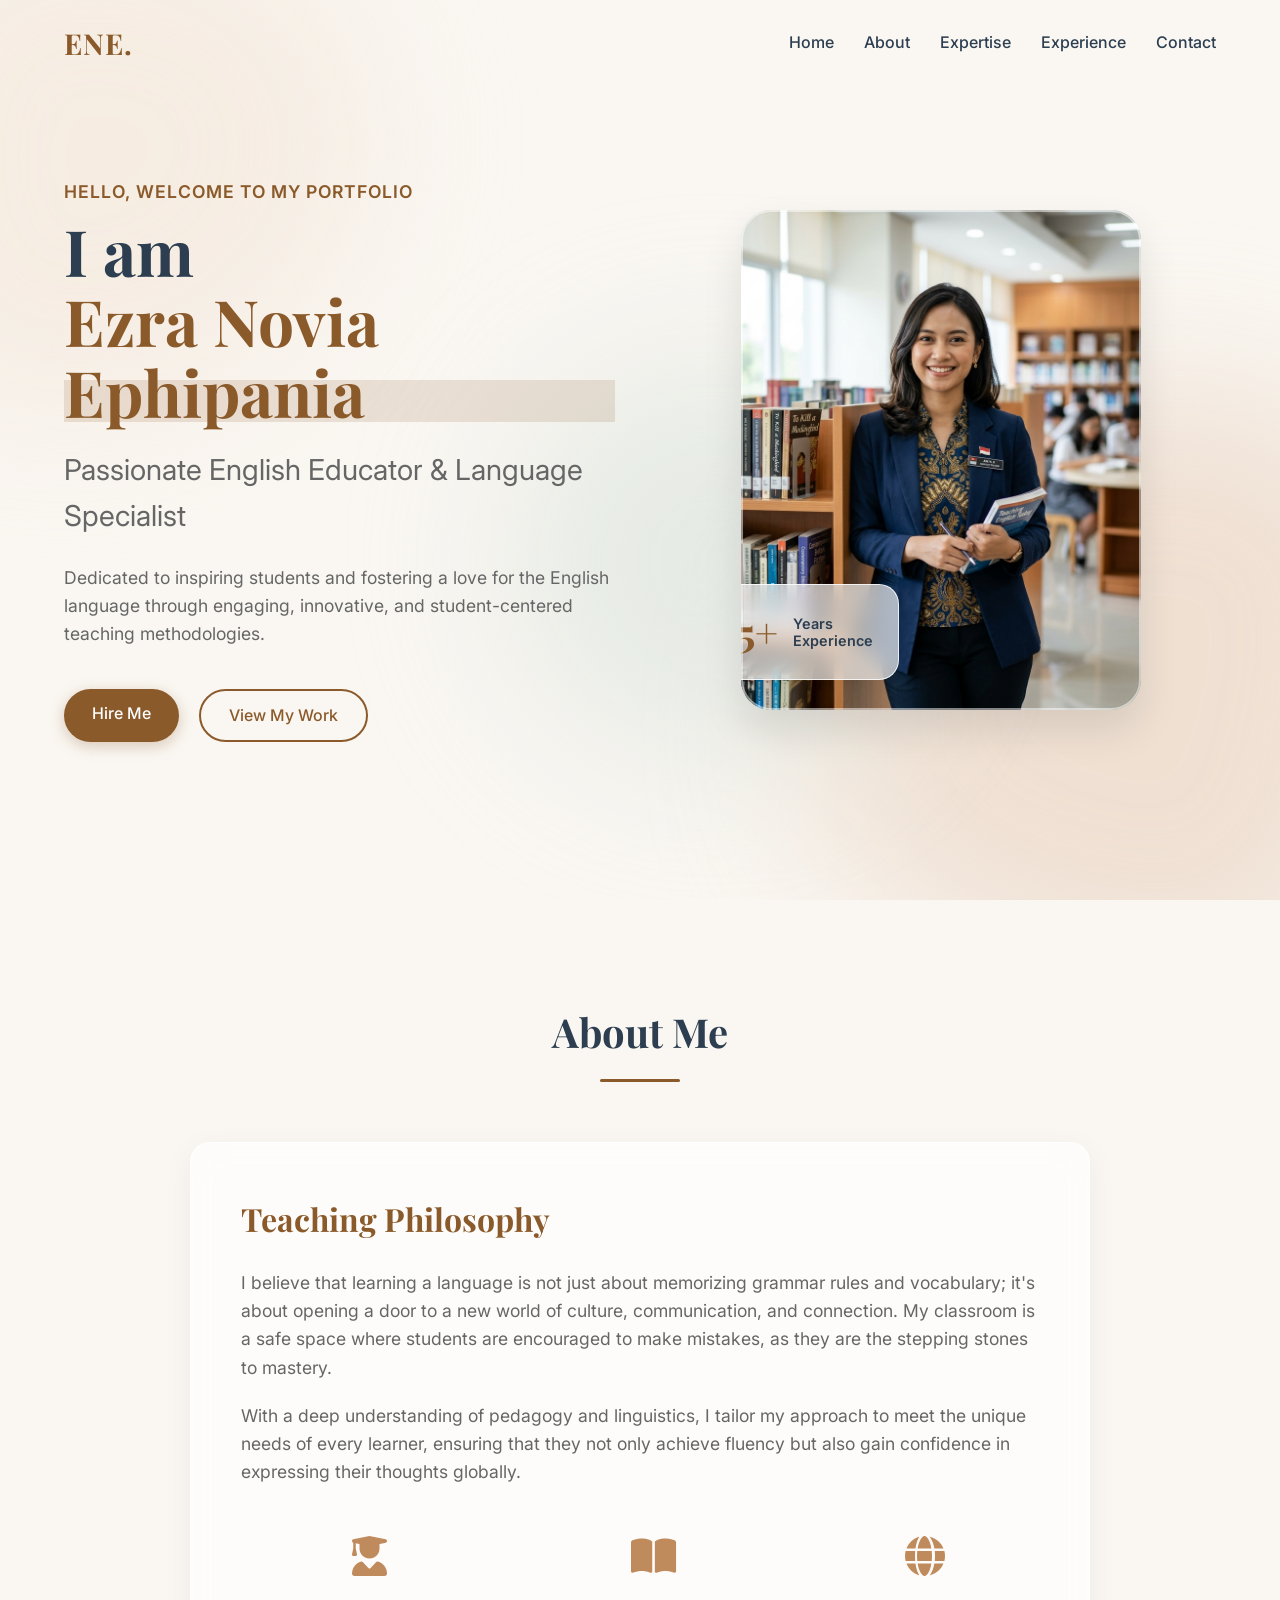
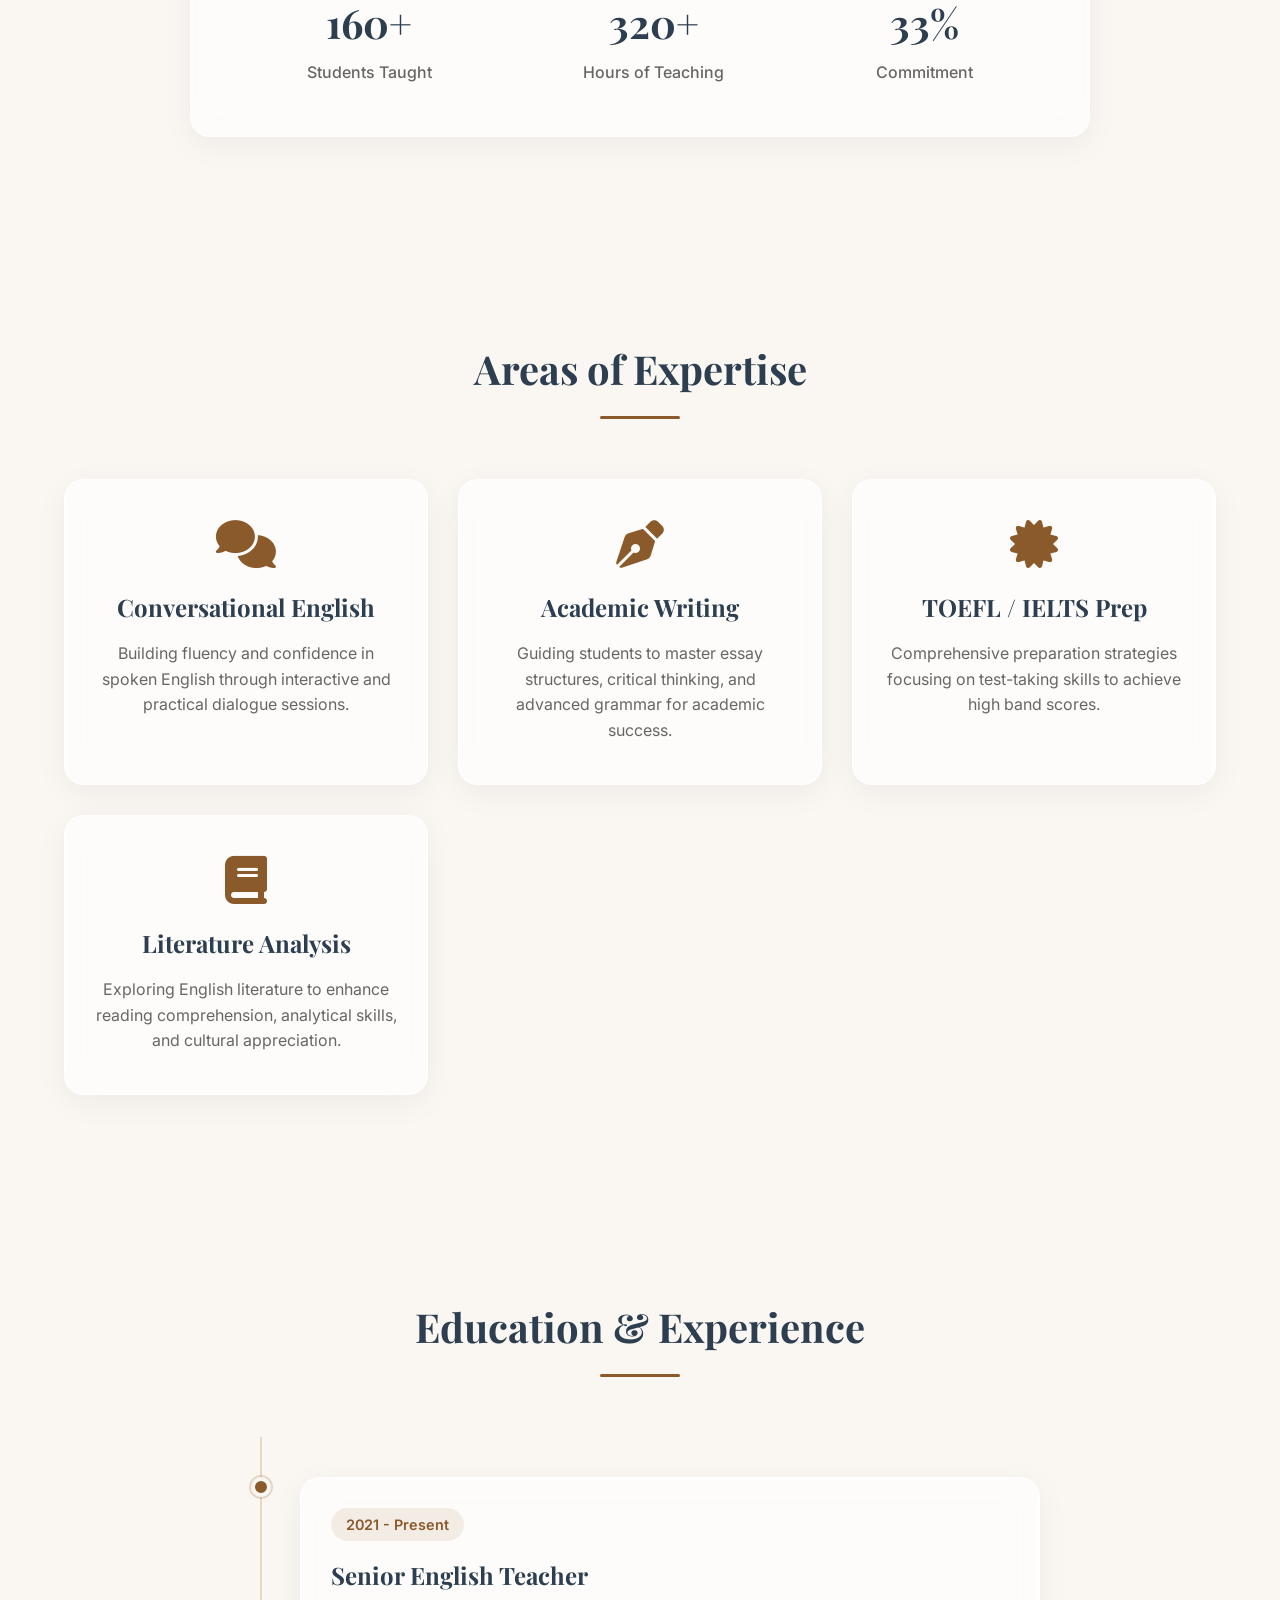
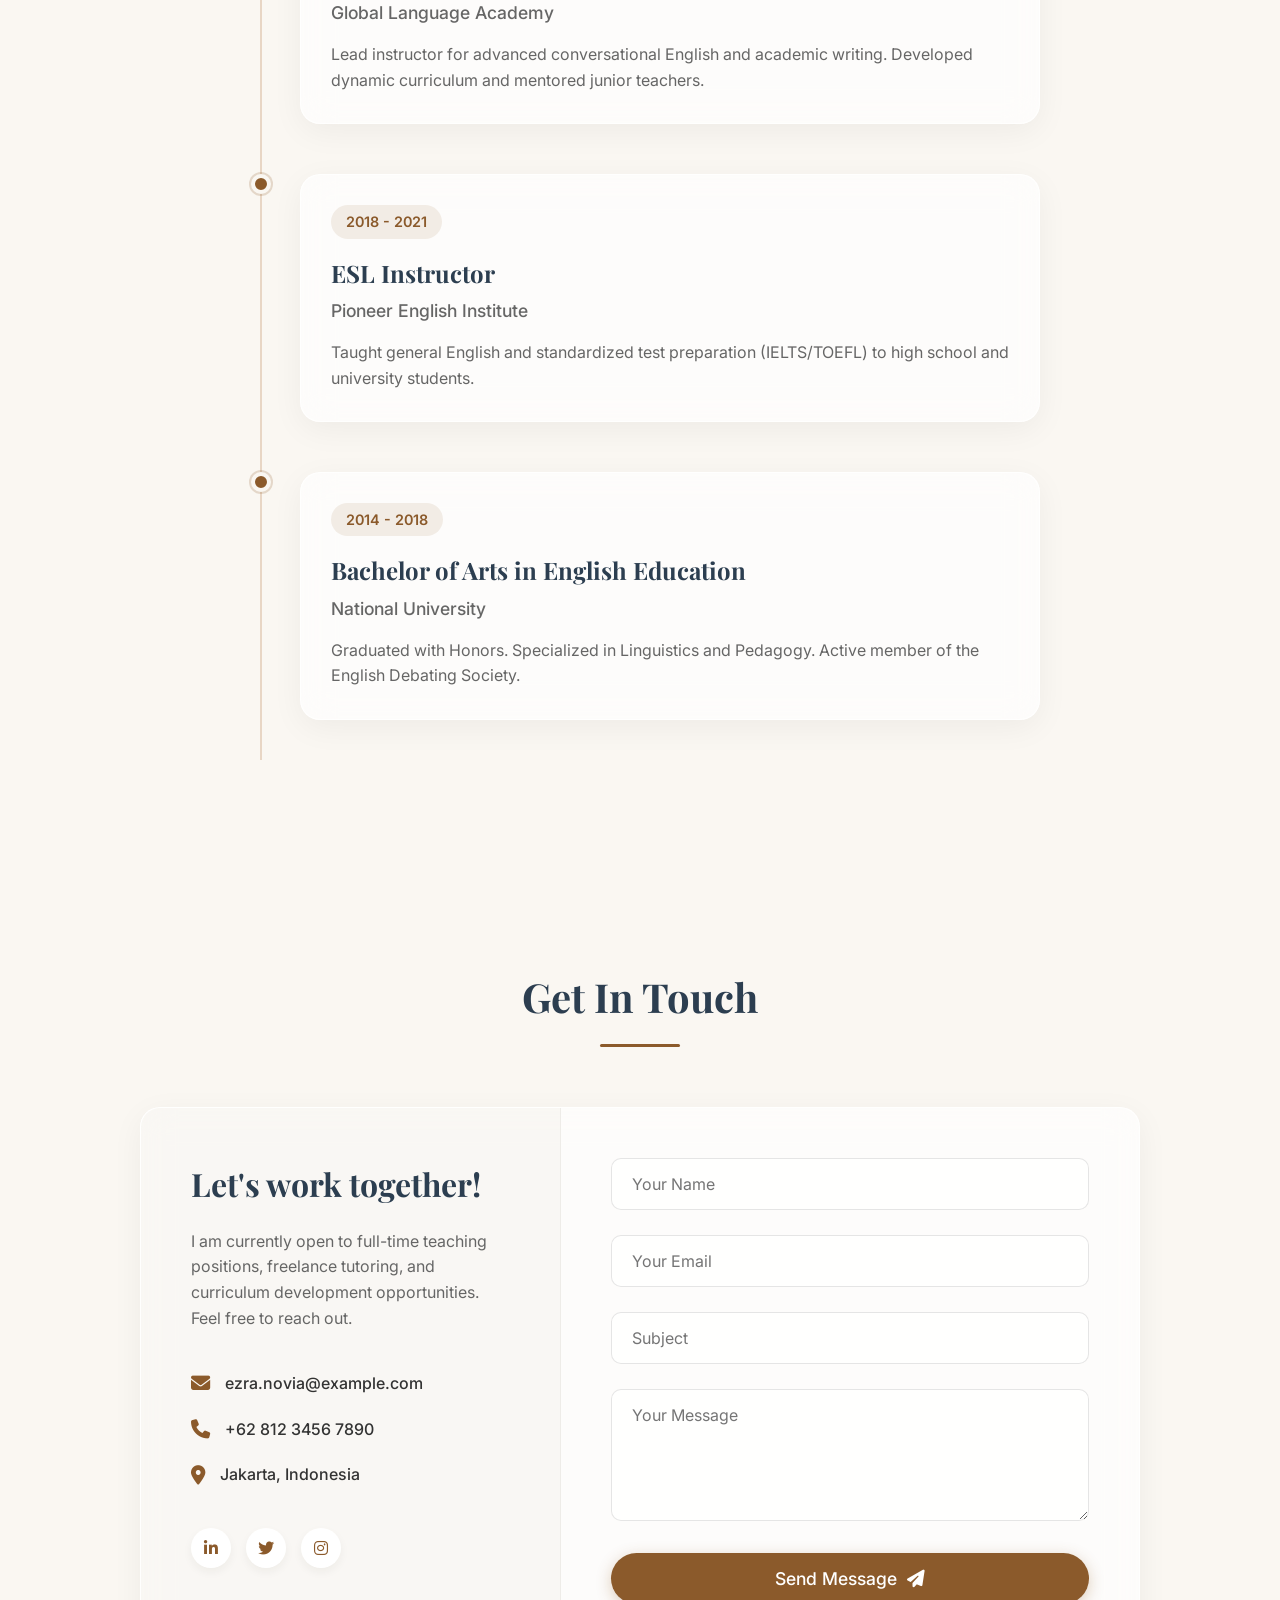
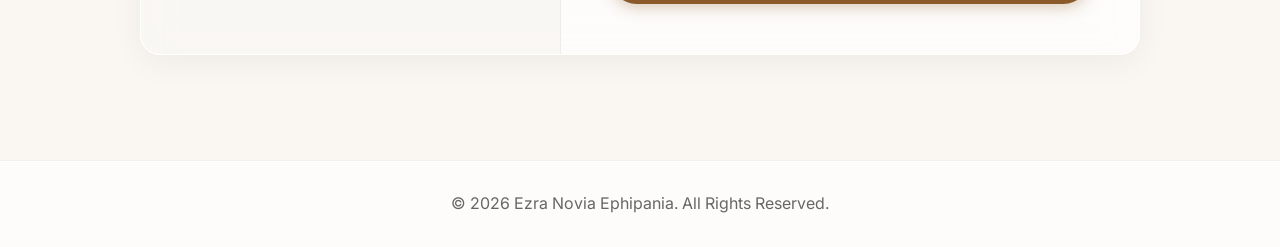
<file: Ezra Novia Ephipania/index.html>
<!DOCTYPE html>
<html lang="en">
<head>
    <meta charset="UTF-8">
    <meta name="viewport" content="width=device-width, initial-scale=1.0">
    <title>Ezra Novia Ephipania | English Educator</title>
    <meta name="description" content="Portfolio of Ezra Novia Ephipania, a passionate English Educator and Language Specialist.">
    <link rel="stylesheet" href="style.css">
    <link href="https://fonts.googleapis.com/css2?family=Inter:wght@300;400;500;600&family=Playfair+Display:ital,wght@0,400;0,600;0,700;1,400&display=swap" rel="stylesheet">
    <link rel="stylesheet" href="https://cdnjs.cloudflare.com/ajax/libs/font-awesome/6.4.0/css/all.min.css">
</head>
<body>
    <div class="background-elements">
        <div class="blob blob-1"></div>
        <div class="blob blob-2"></div>
        <div class="blob blob-3"></div>
    </div>

    <nav class="navbar" id="navbar">
        <div class="logo">ENE.</div>
        <ul class="nav-links">
            <li><a href="#home">Home</a></li>
            <li><a href="#about">About</a></li>
            <li><a href="#expertise">Expertise</a></li>
            <li><a href="#experience">Experience</a></li>
            <li><a href="#contact">Contact</a></li>
        </ul>
        <div class="hamburger">
            <i class="fas fa-bars"></i>
        </div>
    </nav>

    <main>
        <section id="home" class="hero">
            <div class="hero-content fade-in">
                <p class="greeting">Hello, welcome to my portfolio</p>
                <h1>I am <span class="highlight">Ezra Novia Ephipania</span></h1>
                <h2 class="typewriter-text">Passionate English Educator & Language Specialist</h2>
                <p class="hero-desc">Dedicated to inspiring students and fostering a love for the English language through engaging, innovative, and student-centered teaching methodologies.</p>
                <div class="cta-buttons">
                    <a href="#contact" class="btn btn-primary">Hire Me</a>
                    <a href="#experience" class="btn btn-secondary">View My Work</a>
                </div>
            </div>
            <div class="hero-image-container fade-in">
                <div class="image-wrapper">
                    <img src="assets/profile.png" alt="Ezra Novia Ephipania Portrait" class="hero-image">
                    <div class="experience-badge">
                        <span class="number">5+</span>
                        <span class="text">Years<br>Experience</span>
                    </div>
                </div>
            </div>
        </section>

        <section id="about" class="about-section scroll-fade">
            <div class="section-header">
                <h2>About Me</h2>
                <div class="line"></div>
            </div>
            <div class="about-content">
                <div class="about-text glass-card">
                    <h3>Teaching Philosophy</h3>
                    <p>I believe that learning a language is not just about memorizing grammar rules and vocabulary; it's about opening a door to a new world of culture, communication, and connection. My classroom is a safe space where students are encouraged to make mistakes, as they are the stepping stones to mastery.</p>
                    <p>With a deep understanding of pedagogy and linguistics, I tailor my approach to meet the unique needs of every learner, ensuring that they not only achieve fluency but also gain confidence in expressing their thoughts globally.</p>
                    <div class="stats">
                        <div class="stat-item">
                            <i class="fas fa-user-graduate"></i>
                            <span class="stat-num">500+</span>
                            <span class="stat-label">Students Taught</span>
                        </div>
                        <div class="stat-item">
                            <i class="fas fa-book-open"></i>
                            <span class="stat-num">1000+</span>
                            <span class="stat-label">Hours of Teaching</span>
                        </div>
                        <div class="stat-item">
                            <i class="fas fa-globe"></i>
                            <span class="stat-num">100%</span>
                            <span class="stat-label">Commitment</span>
                        </div>
                    </div>
                </div>
            </div>
        </section>

        <section id="expertise" class="expertise-section scroll-fade">
            <div class="section-header">
                <h2>Areas of Expertise</h2>
                <div class="line"></div>
            </div>
            <div class="cards-container">
                <div class="expertise-card glass-card hover-lift">
                    <i class="fas fa-comments card-icon"></i>
                    <h3>Conversational English</h3>
                    <p>Building fluency and confidence in spoken English through interactive and practical dialogue sessions.</p>
                </div>
                <div class="expertise-card glass-card hover-lift">
                    <i class="fas fa-pen-nib card-icon"></i>
                    <h3>Academic Writing</h3>
                    <p>Guiding students to master essay structures, critical thinking, and advanced grammar for academic success.</p>
                </div>
                <div class="expertise-card glass-card hover-lift">
                    <i class="fas fa-certificate card-icon"></i>
                    <h3>TOEFL / IELTS Prep</h3>
                    <p>Comprehensive preparation strategies focusing on test-taking skills to achieve high band scores.</p>
                </div>
                <div class="expertise-card glass-card hover-lift">
                    <i class="fas fa-book card-icon"></i>
                    <h3>Literature Analysis</h3>
                    <p>Exploring English literature to enhance reading comprehension, analytical skills, and cultural appreciation.</p>
                </div>
            </div>
        </section>

        <section id="experience" class="experience-section scroll-fade">
            <div class="section-header">
                <h2>Education & Experience</h2>
                <div class="line"></div>
            </div>
            <div class="timeline">
                <div class="timeline-item">
                    <div class="timeline-dot"></div>
                    <div class="timeline-content glass-card">
                        <span class="date">2021 - Present</span>
                        <h3>Senior English Teacher</h3>
                        <h4>Global Language Academy</h4>
                        <p>Lead instructor for advanced conversational English and academic writing. Developed dynamic curriculum and mentored junior teachers.</p>
                    </div>
                </div>
                <div class="timeline-item">
                    <div class="timeline-dot"></div>
                    <div class="timeline-content glass-card">
                        <span class="date">2018 - 2021</span>
                        <h3>ESL Instructor</h3>
                        <h4>Pioneer English Institute</h4>
                        <p>Taught general English and standardized test preparation (IELTS/TOEFL) to high school and university students.</p>
                    </div>
                </div>
                <div class="timeline-item">
                    <div class="timeline-dot"></div>
                    <div class="timeline-content glass-card">
                        <span class="date">2014 - 2018</span>
                        <h3>Bachelor of Arts in English Education</h3>
                        <h4>National University</h4>
                        <p>Graduated with Honors. Specialized in Linguistics and Pedagogy. Active member of the English Debating Society.</p>
                    </div>
                </div>
            </div>
        </section>

        <section id="contact" class="contact-section scroll-fade">
            <div class="section-header">
                <h2>Get In Touch</h2>
                <div class="line"></div>
            </div>
            <div class="contact-container glass-card">
                <div class="contact-info">
                    <h3>Let's work together!</h3>
                    <p>I am currently open to full-time teaching positions, freelance tutoring, and curriculum development opportunities. Feel free to reach out.</p>
                    <ul class="contact-list">
                        <li><i class="fas fa-envelope"></i> ezra.novia@example.com</li>
                        <li><i class="fas fa-phone"></i> +62 812 3456 7890</li>
                        <li><i class="fas fa-map-marker-alt"></i> Jakarta, Indonesia</li>
                    </ul>
                    <div class="social-links">
                        <a href="#" class="social-icon" aria-label="LinkedIn"><i class="fab fa-linkedin-in"></i></a>
                        <a href="#" class="social-icon" aria-label="Twitter"><i class="fab fa-twitter"></i></a>
                        <a href="#" class="social-icon" aria-label="Instagram"><i class="fab fa-instagram"></i></a>
                    </div>
                </div>
                <form class="contact-form" onsubmit="event.preventDefault(); alert('Thank you for reaching out! This is a template demo.');">
                    <div class="input-group">
                        <label for="name" style="display:none;">Name</label>
                        <input type="text" id="name" required placeholder="Your Name">
                    </div>
                    <div class="input-group">
                        <label for="email" style="display:none;">Email</label>
                        <input type="email" id="email" required placeholder="Your Email">
                    </div>
                    <div class="input-group">
                        <label for="subject" style="display:none;">Subject</label>
                        <input type="text" id="subject" required placeholder="Subject">
                    </div>
                    <div class="input-group">
                        <label for="message" style="display:none;">Message</label>
                        <textarea id="message" rows="5" required placeholder="Your Message"></textarea>
                    </div>
                    <button type="submit" class="btn btn-primary submit-btn">Send Message <i class="fas fa-paper-plane"></i></button>
                </form>
            </div>
        </section>
    </main>

    <footer>
        <p>&copy; 2026 Ezra Novia Ephipania. All Rights Reserved.</p>
    </footer>

    <script src="script.js"></script>
</body>
</html>
</file>
<file: Ezra Novia Ephipania/style.css>
:root {
    --primary-color: #8b5a2b; /* Warm earthy brown */
    --primary-light: #c08b5c;
    --secondary-color: #2c3e50;
    --bg-color: #faf7f2;
    --text-main: #333333;
    --text-light: #666666;
    --glass-bg: rgba(255, 255, 255, 0.65);
    --glass-border: rgba(255, 255, 255, 0.8);
    --font-heading: 'Playfair Display', serif;
    --font-body: 'Inter', sans-serif;
    --transition: all 0.3s cubic-bezier(0.25, 0.8, 0.25, 1);
}

* {
    margin: 0;
    padding: 0;
    box-sizing: border-box;
}

html {
    scroll-behavior: smooth;
}

body {
    font-family: var(--font-body);
    background-color: var(--bg-color);
    color: var(--text-main);
    line-height: 1.6;
    overflow-x: hidden;
    position: relative;
}

/* Background Blobs for Modern Aesthetic */
.background-elements {
    position: fixed;
    top: 0;
    left: 0;
    width: 100vw;
    height: 100vh;
    z-index: -1;
    overflow: hidden;
}

.blob {
    position: absolute;
    filter: blur(80px);
    opacity: 0.6;
    animation: float 20s infinite alternate;
}

.blob-1 {
    top: -10%;
    left: -10%;
    width: 500px;
    height: 500px;
    background: #f3e5d8;
    border-radius: 40% 60% 70% 30% / 40% 50% 60% 50%;
}

.blob-2 {
    bottom: -10%;
    right: -10%;
    width: 600px;
    height: 600px;
    background: #e8d0bd;
    border-radius: 60% 40% 30% 70% / 60% 30% 70% 40%;
    animation-delay: -5s;
}

.blob-3 {
    top: 40%;
    left: 40%;
    width: 400px;
    height: 400px;
    background: #d8e2dc;
    border-radius: 50%;
    animation-delay: -10s;
}

@keyframes float {
    0% { transform: translate(0, 0) rotate(0deg) scale(1); }
    100% { transform: translate(50px, 50px) rotate(20deg) scale(1.1); }
}

/* Typography */
h1, h2, h3, h4 {
    font-family: var(--font-heading);
    font-weight: 700;
    color: var(--secondary-color);
}

.highlight {
    color: var(--primary-color);
    position: relative;
    display: inline-block;
}

.highlight::after {
    content: '';
    position: absolute;
    bottom: 5px;
    left: 0;
    width: 100%;
    height: 30%;
    background-color: rgba(139, 90, 43, 0.15);
    z-index: -1;
}

/* Glassmorphism utility */
.glass-card {
    background: var(--glass-bg);
    backdrop-filter: blur(16px);
    -webkit-backdrop-filter: blur(16px);
    border: 1px solid var(--glass-border);
    border-radius: 20px;
    box-shadow: 0 8px 32px rgba(0, 0, 0, 0.05);
}

/* Buttons */
.btn {
    display: inline-block;
    padding: 12px 28px;
    border-radius: 30px;
    font-weight: 500;
    text-decoration: none;
    transition: var(--transition);
    cursor: pointer;
    border: none;
    font-family: var(--font-body);
    font-size: 1rem;
}

.btn-primary {
    background-color: var(--primary-color);
    color: white;
    box-shadow: 0 4px 15px rgba(139, 90, 43, 0.3);
}

.btn-primary:hover {
    background-color: var(--primary-light);
    transform: translateY(-3px);
    box-shadow: 0 6px 20px rgba(139, 90, 43, 0.4);
}

.btn-secondary {
    background-color: transparent;
    color: var(--primary-color);
    border: 2px solid var(--primary-color);
}

.btn-secondary:hover {
    background-color: rgba(139, 90, 43, 0.05);
    transform: translateY(-3px);
}

/* Navigation */
.navbar {
    position: fixed;
    top: 0;
    left: 0;
    width: 100%;
    padding: 20px 5%;
    display: flex;
    justify-content: space-between;
    align-items: center;
    z-index: 1000;
    transition: var(--transition);
}

.navbar.scrolled {
    background: rgba(250, 247, 242, 0.9);
    backdrop-filter: blur(10px);
    box-shadow: 0 2px 10px rgba(0,0,0,0.05);
    padding: 15px 5%;
}

.logo {
    font-family: var(--font-heading);
    font-size: 1.8rem;
    font-weight: 700;
    color: var(--primary-color);
    letter-spacing: 1px;
}

.nav-links {
    display: flex;
    list-style: none;
    gap: 30px;
}

.nav-links a {
    text-decoration: none;
    color: var(--secondary-color);
    font-weight: 500;
    transition: var(--transition);
    position: relative;
}

.nav-links a::after {
    content: '';
    position: absolute;
    bottom: -5px;
    left: 0;
    width: 0;
    height: 2px;
    background-color: var(--primary-color);
    transition: var(--transition);
}

.nav-links a:hover {
    color: var(--primary-color);
}

.nav-links a:hover::after {
    width: 100%;
}

.hamburger {
    display: none;
    font-size: 1.5rem;
    cursor: pointer;
    color: var(--secondary-color);
}

/* Sections */
main {
    padding: 0 5%;
}

section {
    min-height: 100vh;
    padding: 100px 0;
    display: flex;
    flex-direction: column;
    justify-content: center;
}

.section-header {
    text-align: center;
    margin-bottom: 60px;
}

.section-header h2 {
    font-size: 2.5rem;
    margin-bottom: 15px;
}

.section-header .line {
    width: 80px;
    height: 3px;
    background-color: var(--primary-color);
    margin: 0 auto;
    border-radius: 2px;
}

/* Hero Section */
.hero {
    display: flex;
    flex-direction: row;
    align-items: center;
    justify-content: space-between;
    gap: 50px;
    padding-top: 120px;
}

.hero-content {
    flex: 1;
    max-width: 600px;
}

.greeting {
    font-size: 1.1rem;
    color: var(--primary-color);
    font-weight: 600;
    margin-bottom: 10px;
    letter-spacing: 1px;
    text-transform: uppercase;
}

.hero-content h1 {
    font-size: 4rem;
    line-height: 1.1;
    margin-bottom: 20px;
}

.hero-content h2 {
    font-size: 1.8rem;
    color: var(--text-light);
    font-weight: 400;
    margin-bottom: 25px;
    font-family: var(--font-body);
}

.hero-desc {
    font-size: 1.1rem;
    color: var(--text-light);
    margin-bottom: 40px;
}

.cta-buttons {
    display: flex;
    gap: 20px;
}

.hero-image-container {
    flex: 1;
    display: flex;
    justify-content: center;
    align-items: center;
    position: relative;
}

.image-wrapper {
    position: relative;
    width: 400px;
    height: 500px;
    border-radius: 30px;
    overflow: hidden;
    box-shadow: 0 20px 40px rgba(0,0,0,0.1);
}

.image-wrapper::before {
    content: '';
    position: absolute;
    inset: 0;
    border: 2px solid rgba(255,255,255,0.5);
    border-radius: 30px;
    z-index: 2;
    pointer-events: none;
}

.hero-image {
    width: 100%;
    height: 100%;
    object-fit: cover;
    transition: transform 0.5s ease;
}

.image-wrapper:hover .hero-image {
    transform: scale(1.05);
}

.experience-badge {
    position: absolute;
    bottom: 30px;
    left: -30px;
    background: var(--glass-bg);
    backdrop-filter: blur(10px);
    border: 1px solid var(--glass-border);
    padding: 15px 25px;
    border-radius: 20px;
    display: flex;
    align-items: center;
    gap: 15px;
    box-shadow: 0 10px 30px rgba(0,0,0,0.08);
    animation: float 5s ease-in-out infinite alternate;
}

.experience-badge .number {
    font-size: 2.5rem;
    font-weight: 700;
    color: var(--primary-color);
    font-family: var(--font-heading);
}

.experience-badge .text {
    font-size: 0.9rem;
    color: var(--secondary-color);
    font-weight: 600;
    line-height: 1.2;
}

/* About Section */
.about-section {
    align-items: center;
}

.about-content {
    max-width: 900px;
    width: 100%;
}

.about-text {
    padding: 50px;
}

.about-text h3 {
    font-size: 2rem;
    margin-bottom: 25px;
    color: var(--primary-color);
}

.about-text p {
    margin-bottom: 20px;
    font-size: 1.1rem;
    color: var(--text-light);
}

.stats {
    display: flex;
    justify-content: space-around;
    margin-top: 50px;
    flex-wrap: wrap;
    gap: 20px;
}

.stat-item {
    display: flex;
    flex-direction: column;
    align-items: center;
    text-align: center;
}

.stat-item i {
    font-size: 2.5rem;
    color: var(--primary-light);
    margin-bottom: 15px;
}

.stat-num {
    font-size: 2.5rem;
    font-weight: 700;
    color: var(--secondary-color);
    font-family: var(--font-heading);
    margin-bottom: 5px;
}

.stat-label {
    font-size: 1rem;
    color: var(--text-light);
    font-weight: 500;
}

/* Expertise Section */
.cards-container {
    display: grid;
    grid-template-columns: repeat(auto-fit, minmax(280px, 1fr));
    gap: 30px;
    width: 100%;
    max-width: 1200px;
    margin: 0 auto;
}

.expertise-card {
    padding: 40px 30px;
    text-align: center;
    transition: var(--transition);
}

.hover-lift:hover {
    transform: translateY(-10px);
    box-shadow: 0 15px 35px rgba(0,0,0,0.08);
}

.card-icon {
    font-size: 3rem;
    color: var(--primary-color);
    margin-bottom: 20px;
}

.expertise-card h3 {
    font-size: 1.5rem;
    margin-bottom: 15px;
}

.expertise-card p {
    color: var(--text-light);
}

/* Experience Timeline */
.experience-section {
    align-items: center;
}

.timeline {
    position: relative;
    max-width: 800px;
    margin: 0 auto;
    padding: 40px 0;
}

.timeline::before {
    content: '';
    position: absolute;
    top: 0;
    left: 20px;
    height: 100%;
    width: 2px;
    background: var(--primary-light);
    opacity: 0.3;
}

.timeline-item {
    position: relative;
    margin-bottom: 50px;
    padding-left: 60px;
}

.timeline-item:last-child {
    margin-bottom: 0;
}

.timeline-dot {
    position: absolute;
    top: 0;
    left: 11px;
    width: 20px;
    height: 20px;
    background: var(--primary-color);
    border-radius: 50%;
    border: 4px solid var(--bg-color);
    box-shadow: 0 0 0 2px rgba(139, 90, 43, 0.2);
}

.timeline-content {
    padding: 30px;
}

.timeline-content .date {
    display: inline-block;
    padding: 5px 15px;
    background: rgba(139, 90, 43, 0.1);
    color: var(--primary-color);
    border-radius: 20px;
    font-size: 0.9rem;
    font-weight: 600;
    margin-bottom: 15px;
}

.timeline-content h3 {
    font-size: 1.5rem;
    margin-bottom: 5px;
}

.timeline-content h4 {
    font-size: 1.1rem;
    color: var(--text-light);
    font-family: var(--font-body);
    font-weight: 500;
    margin-bottom: 15px;
}

.timeline-content p {
    color: var(--text-light);
}

/* Contact Section */
.contact-container {
    display: flex;
    flex-wrap: wrap;
    max-width: 1000px;
    margin: 0 auto;
    overflow: hidden;
}

.contact-info {
    flex: 1;
    min-width: 300px;
    padding: 50px;
    background: rgba(139, 90, 43, 0.03);
    border-right: 1px solid rgba(0,0,0,0.05);
}

.contact-info h3 {
    font-size: 2rem;
    margin-bottom: 20px;
}

.contact-info p {
    color: var(--text-light);
    margin-bottom: 40px;
}

.contact-list {
    list-style: none;
    margin-bottom: 40px;
}

.contact-list li {
    display: flex;
    align-items: center;
    gap: 15px;
    margin-bottom: 20px;
    color: var(--text-main);
    font-weight: 500;
}

.contact-list i {
    color: var(--primary-color);
    font-size: 1.2rem;
}

.social-links {
    display: flex;
    gap: 15px;
}

.social-icon {
    display: flex;
    align-items: center;
    justify-content: center;
    width: 40px;
    height: 40px;
    border-radius: 50%;
    background: white;
    color: var(--primary-color);
    text-decoration: none;
    transition: var(--transition);
    box-shadow: 0 4px 10px rgba(0,0,0,0.05);
}

.social-icon:hover {
    background: var(--primary-color);
    color: white;
    transform: translateY(-3px);
}

.contact-form {
    flex: 1.5;
    min-width: 350px;
    padding: 50px;
}

.input-group {
    margin-bottom: 25px;
}

.input-group input,
.input-group textarea {
    width: 100%;
    padding: 15px 20px;
    border: 1px solid rgba(0,0,0,0.1);
    border-radius: 10px;
    background: rgba(255,255,255,0.8);
    font-family: var(--font-body);
    font-size: 1rem;
    transition: var(--transition);
    outline: none;
}

.input-group input:focus,
.input-group textarea:focus {
    border-color: var(--primary-color);
    box-shadow: 0 0 0 3px rgba(139, 90, 43, 0.1);
}

.submit-btn {
    width: 100%;
    display: flex;
    justify-content: center;
    align-items: center;
    gap: 10px;
    font-size: 1.1rem;
    padding: 15px;
}

/* Footer */
footer {
    text-align: center;
    padding: 30px;
    color: var(--text-light);
    border-top: 1px solid rgba(0,0,0,0.05);
    background: var(--glass-bg);
}

/* Animations & Scroll Effects */
.fade-in {
    opacity: 0;
    transform: translateY(30px);
    animation: fadeIn 1s ease forwards;
}

.hero-content.fade-in {
    animation-delay: 0.2s;
}

.hero-image-container.fade-in {
    animation-delay: 0.4s;
}

@keyframes fadeIn {
    to {
        opacity: 1;
        transform: translateY(0);
    }
}

.scroll-fade {
    opacity: 0;
    transform: translateY(40px);
    transition: opacity 0.8s ease, transform 0.8s ease;
}

.scroll-fade.visible {
    opacity: 1;
    transform: translateY(0);
}

/* Responsive Design */
@media screen and (max-width: 992px) {
    .hero {
        flex-direction: column;
        text-align: center;
        padding-top: 150px;
    }

    .hero-content {
        max-width: 100%;
    }

    .cta-buttons {
        justify-content: center;
    }

    .experience-badge {
        left: auto;
        right: -10px;
        bottom: 10px;
        padding: 10px 15px;
    }

    .image-wrapper {
        width: 350px;
        height: 450px;
    }
}

@media screen and (max-width: 768px) {
    .nav-links {
        position: fixed;
        top: 0;
        right: -100%;
        height: 100vh;
        width: 250px;
        flex-direction: column;
        background: var(--bg-color);
        padding-top: 100px;
        align-items: center;
        transition: 0.4s ease-in-out;
        box-shadow: -5px 0 15px rgba(0,0,0,0.05);
    }

    .nav-links.active {
        right: 0;
    }

    .hamburger {
        display: block;
        z-index: 1001;
    }

    h1 {
        font-size: 3rem !important;
    }

    .image-wrapper {
        width: 100%;
        max-width: 350px;
        height: auto;
        aspect-ratio: 4/5;
    }
    
    .contact-container {
        flex-direction: column;
    }
    
    .contact-info {
        border-right: none;
        border-bottom: 1px solid rgba(0,0,0,0.05);
    }
}
</file>
